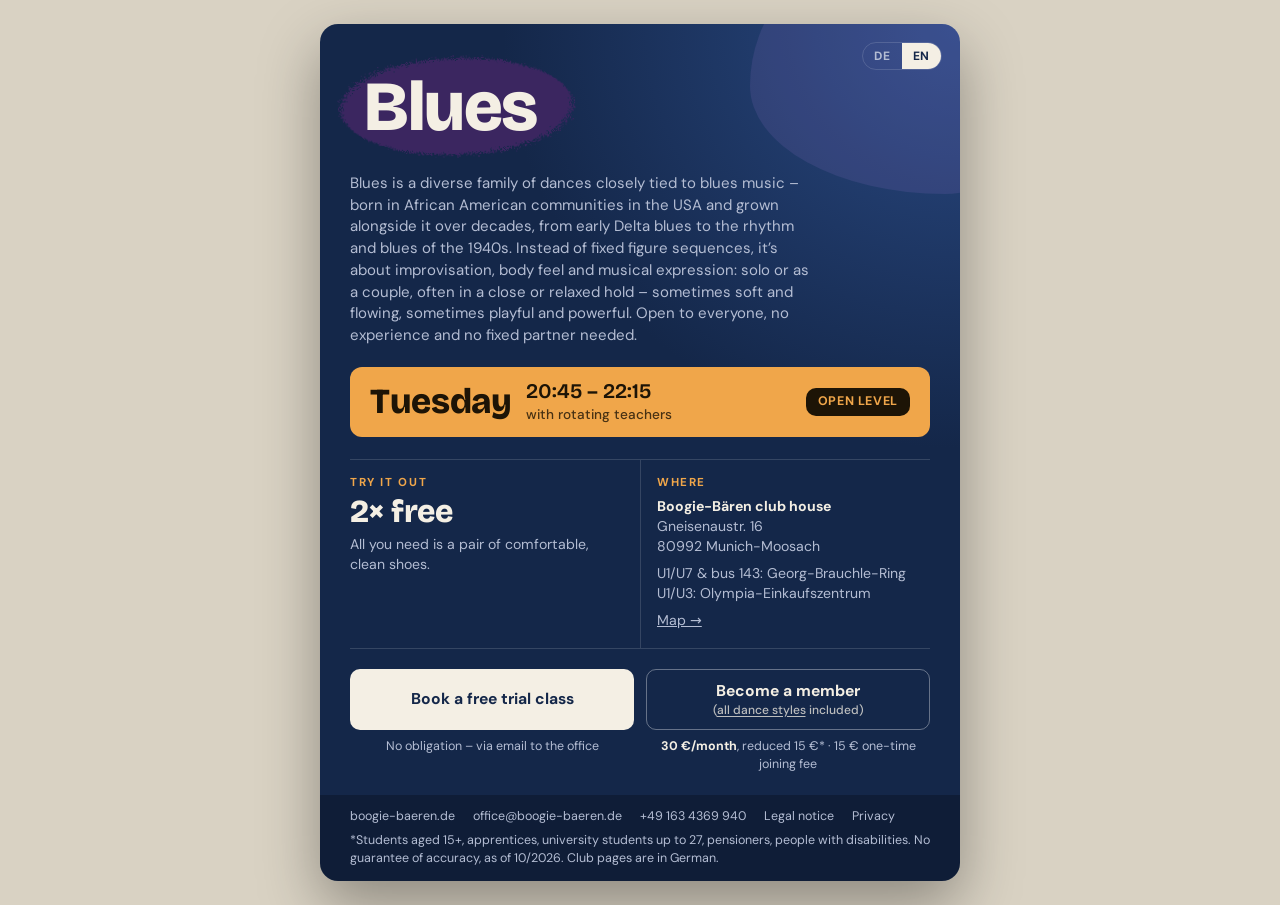
<file: index.html>
<!doctype html>
<html lang="de">
<head>
  <meta charset="utf-8">
  <meta name="viewport" content="width=device-width, initial-scale=1">
  <title>Blues</title>
  <meta name="description" content="Blues tanzen in München bei den Boogie-Bären: Training, Probetraining und Beiträge auf einen Blick.">
  <link rel="preload" href="fonts/bricolage-grotesque-latin.woff2" as="font" type="font/woff2" crossorigin>
  <link rel="preload" href="fonts/dm-sans-latin.woff2" as="font" type="font/woff2" crossorigin>
  <link href="fonts/fonts.css" rel="stylesheet">
  <style>
    :root {
      --page: #d9d2c3;
      --paper: #142749;
      --ink: #f4efe4;
      --muted: #b4bdd3;
      --amber: #f0a64a;
      --plum: #3a2560;
      --line: rgba(255,255,255,.14);
    }
    @media (prefers-color-scheme: dark) {
      :root:not([data-theme="light"]) { --page: #0b0f18; }
    }
    * { box-sizing: border-box; }
    body {
      margin: 0; min-height: 100vh;
      display: grid; place-items: center;
      padding: 24px 16px;
      background: var(--page);
      font: 15px/1.45 "DM Sans", system-ui, sans-serif;
      color: var(--ink);
    }
    a { color: inherit; }

    .flyer {
      position: relative; isolation: isolate;
      width: 100%; max-width: 640px;
      background: radial-gradient(130% 90% at 100% 0%, #2a4a85 0%, var(--paper) 55%);
      border-radius: 18px;
      box-shadow: 0 24px 60px rgba(0,0,0,.35);
      overflow: hidden;
    }
    .flyer > *:not(.deco):not(.lang) { position: relative; z-index: 1; }

    /* One quiet collage shape */
    .deco { position: absolute; inset: 0; z-index: 0; pointer-events: none; }
    .blob { position: absolute; }
    .b2 { width: 300px; height: 240px; right: -90px; top: -70px; background: #8f72c9; opacity: .16; border-radius: 40% 60% 35% 65% / 55% 45% 55% 45%; }

    .top { padding: 28px 30px 20px; }
    .title { position: relative; display: inline-block; padding: 22px 40px 20px 28px; margin-left: -14px; }
    .splotch { position: absolute; left: -10px; top: -6px; width: calc(100% + 20px); height: calc(100% + 12px); z-index: -1; }
    h1 {
      margin: 0; font: 800 clamp(2.8rem, 11vw, 4.4rem)/.95 "Bricolage Grotesque", system-ui, sans-serif;
      letter-spacing: -.02em; color: var(--ink);
    }
    h1 span { color: var(--amber); }
    .tag { margin: 12px 0 0; color: var(--muted); max-width: 31em; }

    /* Time banner */
    .when {
      display: flex; align-items: center; gap: 14px; flex-wrap: wrap;
      margin: 0 30px; padding: 14px 20px;
      background: var(--amber); color: #1d1406; border-radius: 12px;
    }
    .when .day { font: 800 2.2rem/1 "Bricolage Grotesque", system-ui, sans-serif; letter-spacing: -.01em; }
    .when .time { flex: 1 1 0; min-width: 0; font: 600 1.3rem/1.1 "Bricolage Grotesque", system-ui, sans-serif; }
    .when .time small { display: block; font: 500 .85rem "DM Sans", sans-serif; opacity: .8; margin-top: 2px; }
    .when .level {
      margin-left: auto; text-align: center; white-space: nowrap;
      background: #1d1406; color: var(--amber); padding: 7px 12px; border-radius: 10px;
      font: 700 .78rem/1.1 "DM Sans", sans-serif; letter-spacing: .05em; text-transform: uppercase;
    }

    /* Info columns */
    .cols {
      display: grid; grid-template-columns: repeat(2, 1fr);
      margin: 22px 30px 0; border-top: 1px solid var(--line); border-bottom: 1px solid var(--line);
    }
    .col { padding: 16px 16px 18px 0; }
    .col + .col { padding-left: 16px; border-left: 1px solid var(--line); }
    h2 { margin: 0 0 6px; font: 700 .72rem/1.2 "DM Sans", sans-serif; letter-spacing: .14em; text-transform: uppercase; color: var(--amber); }
    .col p { margin: 0; font-size: .88rem; color: var(--muted); }
    .col strong { color: var(--ink); font-weight: 700; }
    .big { font: 800 2rem/1 "Bricolage Grotesque", system-ui, sans-serif; color: var(--ink); display: block; margin-bottom: 6px; letter-spacing: -.01em; }

    .cta { display: grid; grid-template-columns: 1fr 1fr; gap: 12px; padding: 20px 30px 22px; align-items: start; }
    .cta-item { display: grid; grid-row: span 2; grid-template-rows: subgrid; gap: 8px; }
    .btn {
      display: flex; align-items: center; justify-content: center; text-align: center; text-decoration: none;
      font: 700 .98rem/1.2 "DM Sans", sans-serif;
      padding: 12px 16px; border-radius: 10px;
      transition: transform .15s ease;
    }
    .btn { flex-direction: column; }
    .btn-split { position: relative; }
    .btn-main { text-decoration: none; }
    .btn-main::after { content: ""; position: absolute; inset: 0; border-radius: inherit; }
    .btn-sub {
      position: relative; z-index: 1; display: block; margin-top: 2px;
      font-weight: 500; font-size: .75rem; opacity: .75;
      pointer-events: none;
    }
    .btn-sub a { pointer-events: auto; text-decoration: underline; text-underline-offset: 2px; }
    .btn-sub a:hover { opacity: .8; }
    .btn:hover { transform: translateY(-1px); }
    .btn-primary { background: var(--ink); color: var(--paper); }
    .btn-ghost { border: 1px solid rgba(255,255,255,.35); color: var(--ink); }
    .fees { margin: 0; font-size: .78rem; line-height: 1.4; color: var(--muted); text-align: center; }
    .fees strong { color: var(--ink); font-weight: 700; }

    .foot {
      display: flex; flex-wrap: wrap; align-items: baseline; gap: 6px 18px;
      padding: 12px 30px 14px; background: rgba(0,0,0,.25); color: var(--muted);
      font-size: .78rem;
    }
    .foot a { text-decoration: none; }
    .foot a:hover { text-decoration: underline; }

    .lang {
      position: absolute; top: 18px; right: 18px; display: flex; z-index: 2;
      border: 1px solid var(--line); border-radius: 999px; overflow: hidden;
    }
    .lang button {
      font: 700 .75rem "DM Sans", sans-serif; letter-spacing: .06em;
      padding: 5px 11px; border: 0; background: transparent; color: var(--muted); cursor: pointer;
    }
    .lang button[aria-pressed="true"] { background: var(--ink); color: var(--paper); }

    @media (max-width: 560px) {
      .top { padding: 22px 20px 18px; }
      .when, .cols { margin-left: 20px; margin-right: 20px; }
      .when { gap: 8px 12px; }
      .when .day { flex-basis: 100%; }
      .cta, .foot { padding-left: 20px; padding-right: 20px; }
      .cta { grid-template-columns: 1fr; gap: 16px; }
      .cols { grid-template-columns: 1fr; }
      .col, .col + .col { padding: 14px 0; border-left: 0; }
      .col + .col { border-top: 1px solid var(--line); }
    }
    @media print {
      .lang { display: none; }
      body { background: #fff; padding: 0; }
      .flyer { box-shadow: none; }
      * { -webkit-print-color-adjust: exact; print-color-adjust: exact; }
    }
  </style>
</head>
<body>

<article class="flyer">
  <div class="deco" aria-hidden="true">
    <div class="blob b2"></div>
  </div>
  <div class="lang" role="group" aria-label="Sprache / Language">
    <button type="button" data-lang="de" aria-pressed="true">DE</button>
    <button type="button" data-lang="en" aria-pressed="false">EN</button>
  </div>
  <header class="top">
    <div class="title">
      <svg class="splotch" viewBox="0 0 400 240" preserveAspectRatio="none" aria-hidden="true">
        <defs>
          <filter id="spray" x="-20%" y="-20%" width="140%" height="140%">
            <feGaussianBlur stdDeviation="7"/>
            <feTurbulence type="fractalNoise" baseFrequency="0.9" numOctaves="2" result="n"/>
            <feDisplacementMap in="SourceGraphic" in2="n" scale="26"/>
          </filter>
        </defs>
        <ellipse cx="200" cy="120" rx="178" ry="96" fill="#3a2560" filter="url(#spray)" transform="rotate(-3 200 120)"/>
      </svg>
      <h1>Blues</h1>
    </div>
    <p class="tag" data-i18n="tag">Blues ist eine vielfältige Familie von Tänzen, eng verbunden mit der Blues-Musik – entstanden in afroamerikanischen Gemeinschaften der USA und mit ihr über Jahrzehnte gewachsen, vom frühen Delta Blues bis zum Rhythm’n’Blues der 40er. Statt fester Figurenfolgen zählen Improvisation, Körpergefühl und musikalischer Ausdruck: allein oder als Paar, oft in enger oder entspannter Haltung – mal weich und fließend, mal verspielt und kraftvoll. Offen für alle, ohne Vorkenntnisse und ohne festen Partner.</p>
  </header>

  <div class="when">
    <span class="day" data-i18n="day">Dienstag</span>
    <span class="time">20:45 – 22:15<small data-i18n="with">mit wechselnden Trainer:innen</small></span>
    <span class="level" data-i18n="level">Ohne Vorkenntnisse</span>
  </div>

  <div class="cols">
    <section class="col">
      <h2 data-i18n="tryH">Schnuppern</h2>
      <span class="big" data-i18n="tryBig">2× gratis</span>
      <p data-i18n="shoes">Ihr braucht nur bequeme, saubere Schuhe.</p>
    </section>
    <section class="col">
      <h2 data-i18n="whereH">Wo</h2>
      <p data-i18n="addr"><strong>Boogie-Bären Vereinsheim</strong><br>Gneisenaustr. 16<br>80992 München-Moosach</p>
      <p data-i18n="transit" style="margin-top:6px">U1/U7 &amp; Bus 143: Georg-Brauchle-Ring<br>U1/U3: Olympia-Einkaufszentrum</p>
      <p style="margin-top:6px"><a href="https://www.google.com/maps/search/?api=1&amp;query=Gneisenaustra%C3%9Fe+16%2C+80992+M%C3%BCnchen" data-i18n="map">Karte →</a></p>
    </section>
  </div>

  <div class="cta">
    <div class="cta-item">
      <a class="btn btn-primary" id="trial" data-i18n="trial" href="mailto:office@boogie-baeren.de?subject=Probetraining%20Blues&amp;body=Hallo%20liebes%20Office-Team%2C%0A%0Aich%20m%C3%B6chte%20gerne%20am%20Blues-Training%20(Dienstag%2C%2020%3A45)%20schnuppern.%0A%0AName%3A%0AWunschtermin%3A%0A%0AViele%20Gr%C3%BC%C3%9Fe">Zum kostenlosen Probetraining anmelden</a>
      <p class="fees" data-i18n="trialNote">Unverbindlich – per Mail ans Office</p>
    </div>
    <div class="cta-item">
      <div class="btn btn-ghost btn-split">
        <a class="btn-main" data-i18n="join" href="https://www.boogie-baeren.de/mitgliedsantrag">Mitglied werden</a>
        <span class="btn-sub" data-i18n="allDances">(<a href="https://www.boogie-baeren.de/unsere-taenze">alle Tanzarten</a> inklusive)</span>
      </div>
      <p class="fees" data-i18n="fees"><strong>30 €/Monat</strong>, ermäßigt 15 €* · einmalig 15 € Aufnahme</p>
    </div>
  </div>

  <footer class="foot">
    <a href="https://www.boogie-baeren.de/">boogie-baeren.de</a>
    <a href="mailto:office@boogie-baeren.de">office@boogie-baeren.de</a>
    <a href="tel:+491634369940">+49 163 4369 940</a>
    <a href="https://www.boogie-baeren.de/impressum" data-i18n="imprint">Impressum</a>
    <a href="https://www.boogie-baeren.de/datenschutz" data-i18n="privacy">Datenschutz</a>
    <span style="flex-basis:100%" data-i18n="note">*Schüler:innen ab 15, Azubis, Studis bis 27, Rentner:innen, Menschen mit Behinderung. Angaben ohne Gewähr, Stand 10/2026.</span>
  </footer>
</article>

<script>
  const EN = {
    tag: 'Blues is a diverse family of dances closely tied to blues music – born in African American communities in the USA and grown alongside it over decades, from early Delta blues to the rhythm and blues of the 1940s. Instead of fixed figure sequences, it’s about improvisation, body feel and musical expression: solo or as a couple, often in a close or relaxed hold – sometimes soft and flowing, sometimes playful and powerful. Open to everyone, no experience and no fixed partner needed.',
    day: 'Tuesday',
    level: 'Open Level',
    with: 'with rotating teachers',
    tryH: 'Try it out',
    tryBig: '2× free',
    shoes: 'All you need is a pair of comfortable, clean shoes.',
    trialNote: 'No obligation – via email to the office',
    fees: '<strong>30 €/month</strong>, reduced 15 €* · 15 € one-time joining fee',
    whereH: 'Where',
    addr: '<strong>Boogie-Bären club house</strong><br>Gneisenaustr. 16<br>80992 Munich-Moosach',
    map: 'Map →',
    transit: 'U1/U7 &amp; bus 143: Georg-Brauchle-Ring<br>U1/U3: Olympia-Einkaufszentrum',
    trial: 'Book a free trial class',
    join: 'Become a member',
    allDances: '(<a href="https://www.boogie-baeren.de/unsere-taenze">all dance styles</a> included)',
    imprint: 'Legal notice',
    privacy: 'Privacy',
    note: '*Students aged 15+, apprentices, university students up to 27, pensioners, people with disabilities. No guarantee of accuracy, as of 10/2026. Club pages are in German.'
  };
  const MAIL = {
    de: document.getElementById('trial').getAttribute('href'),
    en: 'mailto:office@boogie-baeren.de?subject=Blues%20trial%20class&body=Hello%20Office%20Team%2C%0A%0AI%E2%80%99d%20like%20to%20try%20out%20the%20blues%20class%20(Tuesday%2C%2020%3A45).%0A%0AName%3A%0APreferred%20date%3A%0A%0ABest%20regards'
  };
  const nodes = document.querySelectorAll('[data-i18n]');
  const DE = {};
  nodes.forEach(n => { DE[n.dataset.i18n] = n.innerHTML; });

  function setLang(lang) {
    const dict = lang === 'en' ? EN : DE;
    nodes.forEach(n => { n.innerHTML = dict[n.dataset.i18n]; });
    document.getElementById('trial').setAttribute('href', MAIL[lang]);
    document.documentElement.lang = lang;
    document.title = 'Blues';
    document.querySelectorAll('.lang button').forEach(b =>
      b.setAttribute('aria-pressed', String(b.dataset.lang === lang)));
    try { localStorage.setItem('lang', lang); } catch (e) {}
  }

  document.querySelectorAll('.lang button').forEach(b =>
    b.addEventListener('click', () => setLang(b.dataset.lang)));

  let saved = null;
  try { saved = localStorage.getItem('lang'); } catch (e) {}
  const browserLang = (navigator.language || 'de').toLowerCase().startsWith('de') ? 'de' : 'en';
  const initial = saved === 'de' || saved === 'en' ? saved : browserLang;
  if (initial === 'en') setLang('en');
</script>

</body>
</html>
</file>
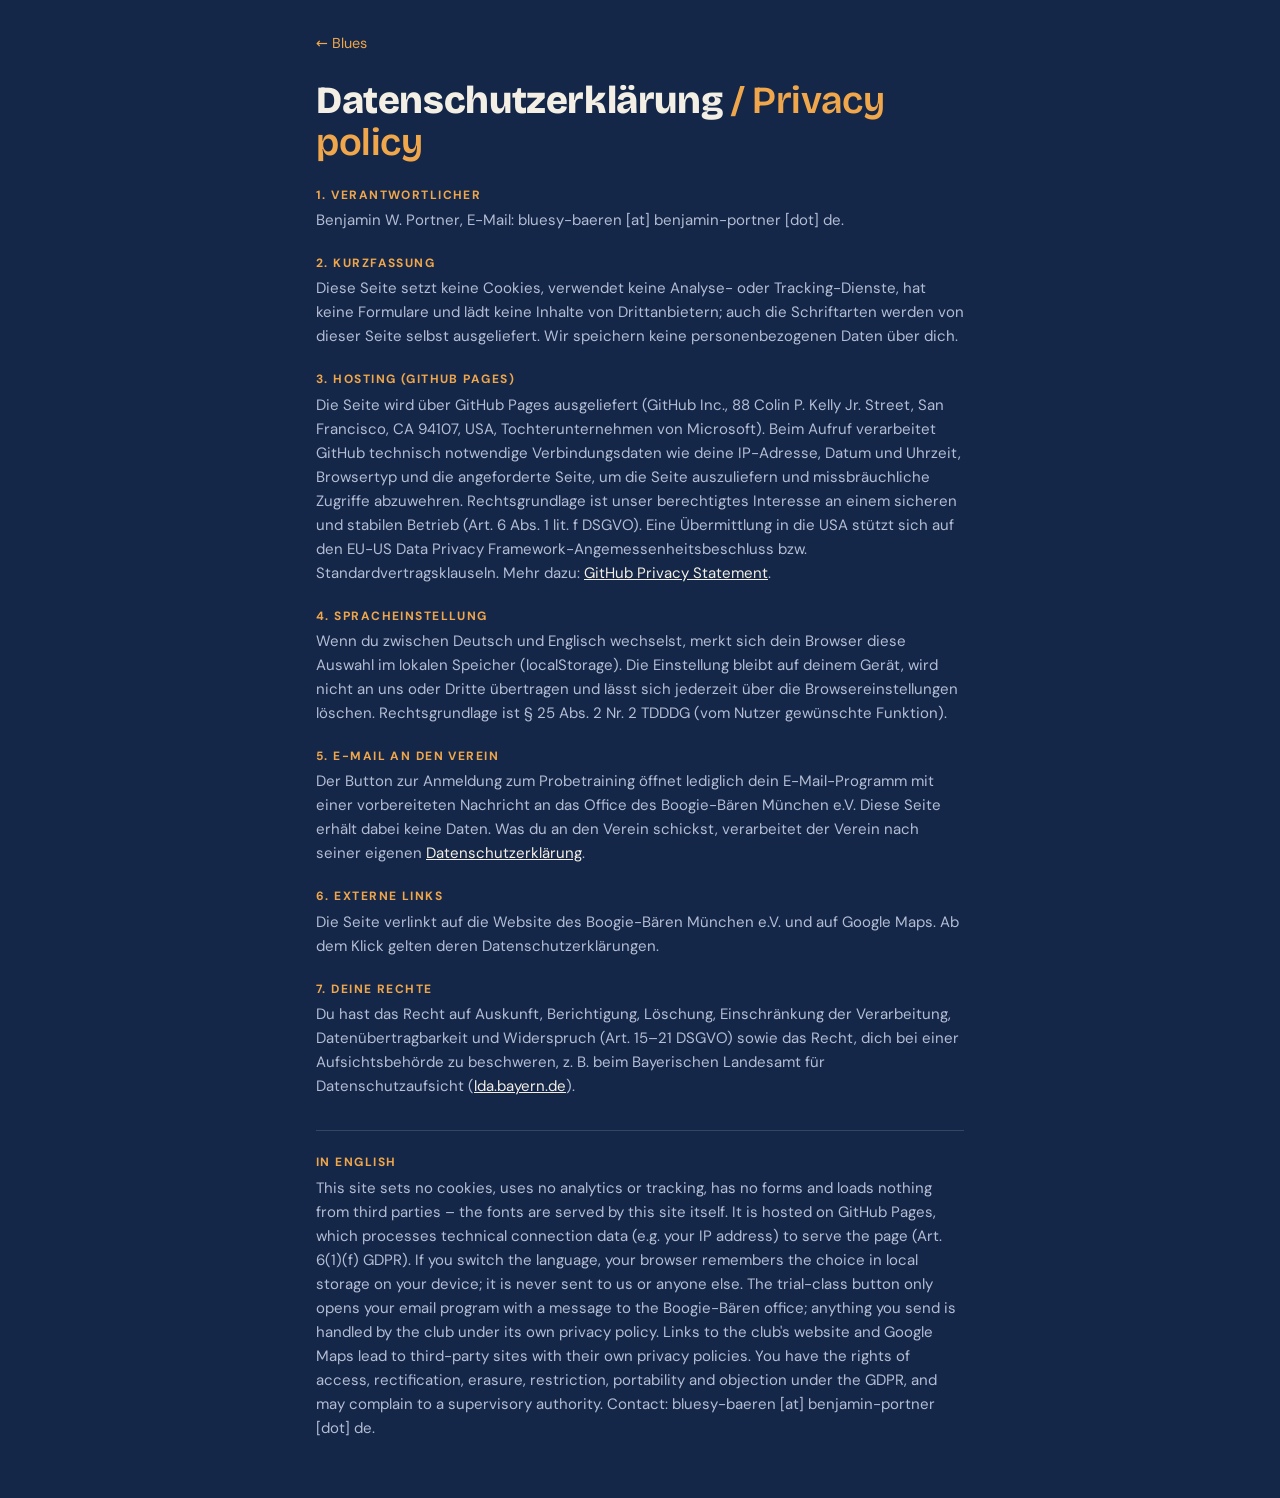
<file: datenschutz.html>
<!doctype html>
<html lang="de">
<head>
  <meta charset="utf-8">
  <meta name="viewport" content="width=device-width, initial-scale=1">
  <title>Datenschutzerklärung · Blues</title>
  <meta name="robots" content="noindex">
  <link rel="stylesheet" href="legal.css">
</head>
<body>
  <main>
    <p class="back"><a href="./">← Blues</a></p>

    <h1>Datenschutzerklärung <span lang="en">/ Privacy policy</span></h1>
    <h2>1. Verantwortlicher</h2>
    <p>Benjamin W. Portner, E-Mail: bluesy-baeren [at] benjamin-portner [dot] de.</p>
    <h2>2. Kurzfassung</h2>
    <p>Diese Seite setzt keine Cookies, verwendet keine Analyse- oder Tracking-Dienste, hat keine Formulare und lädt keine Inhalte von Drittanbietern; auch die Schriftarten werden von dieser Seite selbst ausgeliefert. Wir speichern keine personenbezogenen Daten über dich.</p>
    <h2>3. Hosting (GitHub Pages)</h2>
    <p>Die Seite wird über GitHub Pages ausgeliefert (GitHub Inc., 88 Colin P. Kelly Jr. Street, San Francisco, CA 94107, USA, Tochterunternehmen von Microsoft). Beim Aufruf verarbeitet GitHub technisch notwendige Verbindungsdaten wie deine IP-Adresse, Datum und Uhrzeit, Browsertyp und die angeforderte Seite, um die Seite auszuliefern und missbräuchliche Zugriffe abzuwehren. Rechtsgrundlage ist unser berechtigtes Interesse an einem sicheren und stabilen Betrieb (Art. 6 Abs. 1 lit. f DSGVO). Eine Übermittlung in die USA stützt sich auf den EU-US Data Privacy Framework-Angemessenheitsbeschluss bzw. Standardvertragsklauseln. Mehr dazu: <a href="https://docs.github.com/en/site-policy/privacy-policies/github-general-privacy-statement" rel="noopener">GitHub Privacy Statement</a>.</p>
    <h2>4. Spracheinstellung</h2>
    <p>Wenn du zwischen Deutsch und Englisch wechselst, merkt sich dein Browser diese Auswahl im lokalen Speicher (localStorage). Die Einstellung bleibt auf deinem Gerät, wird nicht an uns oder Dritte übertragen und lässt sich jederzeit über die Browsereinstellungen löschen. Rechtsgrundlage ist § 25 Abs. 2 Nr. 2 TDDDG (vom Nutzer gewünschte Funktion).</p>
    <h2>5. E-Mail an den Verein</h2>
    <p>Der Button zur Anmeldung zum Probetraining öffnet lediglich dein E-Mail-Programm mit einer vorbereiteten Nachricht an das Office des Boogie-Bären München e.V. Diese Seite erhält dabei keine Daten. Was du an den Verein schickst, verarbeitet der Verein nach seiner eigenen <a href="https://www.boogie-baeren.de/datenschutz" rel="noopener">Datenschutzerklärung</a>.</p>
    <h2>6. Externe Links</h2>
    <p>Die Seite verlinkt auf die Website des Boogie-Bären München e.V. und auf Google Maps. Ab dem Klick gelten deren Datenschutzerklärungen.</p>
    <h2>7. Deine Rechte</h2>
    <p>Du hast das Recht auf Auskunft, Berichtigung, Löschung, Einschränkung der Verarbeitung, Datenübertragbarkeit und Widerspruch (Art. 15–21 DSGVO) sowie das Recht, dich bei einer Aufsichtsbehörde zu beschweren, z. B. beim Bayerischen Landesamt für Datenschutzaufsicht (<a href="https://www.lda.bayern.de" rel="noopener">lda.bayern.de</a>).</p>

    <hr>
    <h2 lang="en">In English</h2>
    <p lang="en">This site sets no cookies, uses no analytics or tracking, has no forms and loads nothing from third parties – the fonts are served by this site itself. It is hosted on GitHub Pages, which processes technical connection data (e.g. your IP address) to serve the page (Art. 6(1)(f) GDPR). If you switch the language, your browser remembers the choice in local storage on your device; it is never sent to us or anyone else. The trial-class button only opens your email program with a message to the Boogie-Bären office; anything you send is handled by the club under its own privacy policy. Links to the club's website and Google Maps lead to third-party sites with their own privacy policies. You have the rights of access, rectification, erasure, restriction, portability and objection under the GDPR, and may complain to a supervisory authority. Contact: bluesy-baeren [at] benjamin-portner [dot] de.</p>
  </main>
</body>
</html>
</file>
<file: fonts/fonts.css>
/* Self-hosted fonts (SIL Open Font License), from Google Fonts. */

/* Bricolage Grotesque – latin-ext */
@font-face {
  font-family: 'Bricolage Grotesque';
  font-style: normal;
  font-weight: 600 800;
  font-display: swap;
  src: url(bricolage-grotesque-latin-ext.woff2) format('woff2');
  unicode-range: U+0100-02BA, U+02BD-02C5, U+02C7-02CC, U+02CE-02D7, U+02DD-02FF, U+0304, U+0308, U+0329, U+1D00-1DBF, U+1E00-1E9F, U+1EF2-1EFF, U+2020, U+20A0-20AB, U+20AD-20C4, U+2113, U+2C60-2C7F, U+A720-A7FF;
}
/* Bricolage Grotesque – latin */
@font-face {
  font-family: 'Bricolage Grotesque';
  font-style: normal;
  font-weight: 600 800;
  font-display: swap;
  src: url(bricolage-grotesque-latin.woff2) format('woff2');
  unicode-range: U+0000-00FF, U+0131, U+0152-0153, U+02BB-02BC, U+02C6, U+02DA, U+02DC, U+0304, U+0308, U+0329, U+2000-206F, U+20AC, U+2122, U+2191, U+2193, U+2212, U+2215, U+FEFF, U+FFFD;
}
/* DM Sans – latin-ext */
@font-face {
  font-family: 'DM Sans';
  font-style: normal;
  font-weight: 400 700;
  font-display: swap;
  src: url(dm-sans-latin-ext.woff2) format('woff2');
  unicode-range: U+0100-02BA, U+02BD-02C5, U+02C7-02CC, U+02CE-02D7, U+02DD-02FF, U+0304, U+0308, U+0329, U+1D00-1DBF, U+1E00-1E9F, U+1EF2-1EFF, U+2020, U+20A0-20AB, U+20AD-20C4, U+2113, U+2C60-2C7F, U+A720-A7FF;
}
/* DM Sans – latin */
@font-face {
  font-family: 'DM Sans';
  font-style: normal;
  font-weight: 400 700;
  font-display: swap;
  src: url(dm-sans-latin.woff2) format('woff2');
  unicode-range: U+0000-00FF, U+0131, U+0152-0153, U+02BB-02BC, U+02C6, U+02DA, U+02DC, U+0304, U+0308, U+0329, U+2000-206F, U+20AC, U+2122, U+2191, U+2193, U+2212, U+2215, U+FEFF, U+FFFD;
}
</file>
<file: legal.css>
@import url(fonts/fonts.css);

:root {
  --bg: #142749;
  --ink: #f4efe4;
  --muted: #b4bdd3;
  --amber: #f0a64a;
  --line: rgba(255,255,255,.14);
}
* { box-sizing: border-box; }
body {
  margin: 0;
  background: var(--bg);
  color: var(--muted);
  font: 15px/1.6 "DM Sans", system-ui, sans-serif;
}
main { max-width: 680px; margin: 0 auto; padding: 32px 16px 48px; }
a { color: var(--ink); }
.back { margin: 0 0 24px; font-size: .9rem; }
.back a { color: var(--amber); text-decoration: none; }
.back a:hover { text-decoration: underline; }
h1 {
  margin: 0 0 20px; color: var(--ink);
  font: 800 clamp(1.8rem, 6vw, 2.4rem)/1.1 "Bricolage Grotesque", system-ui, sans-serif;
  letter-spacing: -.01em;
}
h1 span { color: var(--amber); font-weight: 600; }
h2 {
  margin: 24px 0 6px; color: var(--amber);
  font: 700 .75rem/1.2 "DM Sans", sans-serif; letter-spacing: .12em; text-transform: uppercase;
}
p { margin: 0 0 10px; }
hr { border: 0; border-top: 1px solid var(--line); margin: 32px 0 8px; }
</file>
